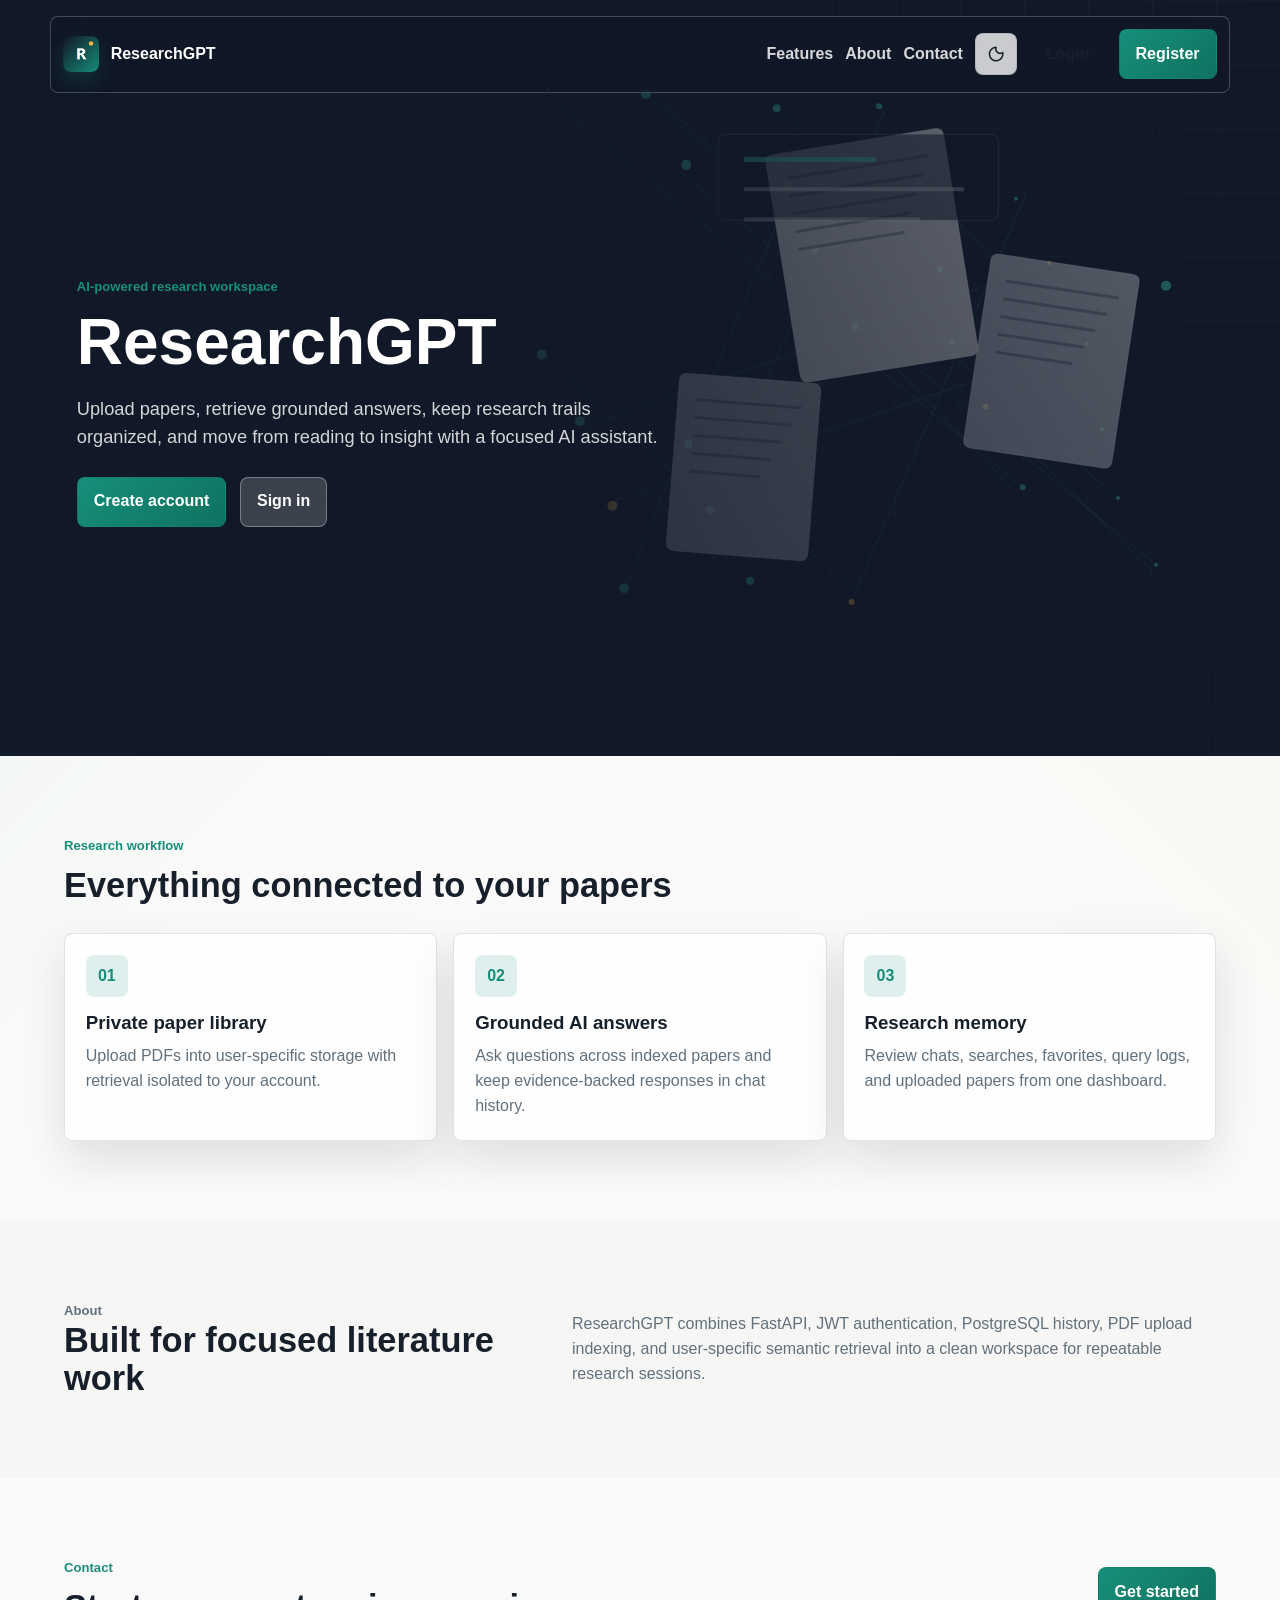
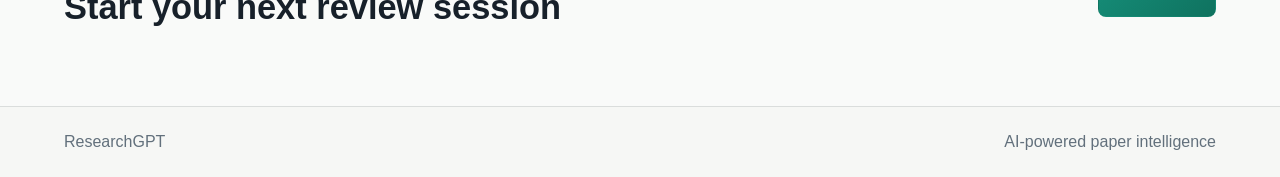
<file: frontend/index.html>
<!DOCTYPE html>
<html lang="en">
<head>
    <meta charset="UTF-8">
    <meta name="viewport" content="width=device-width, initial-scale=1.0">
    <title>ResearchGPT</title>
    <link rel="stylesheet" href="css/style.css">
    <script src="js/api.js" defer></script>
    <script src="js/auth.js" defer></script>
</head>
<body class="landing-page">
    <header class="site-header">
        <nav class="site-nav" aria-label="Primary navigation">
            <a class="brand" href="index.html" aria-label="ResearchGPT home">
                <img src="assets/logo.png" onerror="this.src='assets/logo.svg'" alt="" class="brand-logo">
                <span>ResearchGPT</span>
            </a>
            <div class="nav-actions">
                <a href="#features">Features</a>
                <a href="#about">About</a>
                <a href="#contact">Contact</a>
                <button class="icon-button" type="button" data-theme-toggle aria-label="Toggle theme"></button>
                <a class="button button-ghost" href="login.html">Login</a>
                <a class="button button-primary" href="register.html" data-auth-link>Register</a>
            </div>
        </nav>
    </header>

    <main>
        <section class="hero-section" aria-labelledby="hero-title">
            <canvas id="heroCanvas" class="hero-canvas" aria-hidden="true"></canvas>
            <div class="hero-overlay"></div>
            <div class="hero-content">
                <p class="eyebrow">AI-powered research workspace</p>
                <h1 id="hero-title">ResearchGPT</h1>
                <p class="hero-copy">
                    Upload papers, retrieve grounded answers, keep research trails organized,
                    and move from reading to insight with a focused AI assistant.
                </p>
                <div class="hero-actions">
                    <a class="button button-primary" href="register.html">Create account</a>
                    <a class="button button-glass" href="login.html">Sign in</a>
                </div>
            </div>
        </section>

        <section class="section-band" id="features" aria-labelledby="features-title">
            <div class="section-inner">
                <div class="section-heading">
                    <p class="eyebrow">Research workflow</p>
                    <h2 id="features-title">Everything connected to your papers</h2>
                </div>
                <div class="feature-grid">
                    <article class="glass-card">
                        <span class="feature-icon" aria-hidden="true">01</span>
                        <h3>Private paper library</h3>
                        <p>Upload PDFs into user-specific storage with retrieval isolated to your account.</p>
                    </article>
                    <article class="glass-card">
                        <span class="feature-icon" aria-hidden="true">02</span>
                        <h3>Grounded AI answers</h3>
                        <p>Ask questions across indexed papers and keep evidence-backed responses in chat history.</p>
                    </article>
                    <article class="glass-card">
                        <span class="feature-icon" aria-hidden="true">03</span>
                        <h3>Research memory</h3>
                        <p>Review chats, searches, favorites, query logs, and uploaded papers from one dashboard.</p>
                    </article>
                </div>
            </div>
        </section>

        <section class="section-band section-split" id="about" aria-labelledby="about-title">
            <div class="section-inner split-layout">
                <div>
                    <p class="eyebrow">About</p>
                    <h2 id="about-title">Built for focused literature work</h2>
                </div>
                <p>
                    ResearchGPT combines FastAPI, JWT authentication, PostgreSQL history, PDF upload indexing,
                    and user-specific semantic retrieval into a clean workspace for repeatable research sessions.
                </p>
            </div>
        </section>

        <section class="section-band" id="contact" aria-labelledby="contact-title">
            <div class="section-inner contact-strip">
                <div>
                    <p class="eyebrow">Contact</p>
                    <h2 id="contact-title">Start your next review session</h2>
                </div>
                <a class="button button-primary" href="register.html">Get started</a>
            </div>
        </section>
    </main>

    <footer class="site-footer">
        <span>ResearchGPT</span>
        <span>AI-powered paper intelligence</span>
    </footer>
</body>
</html>
</file>
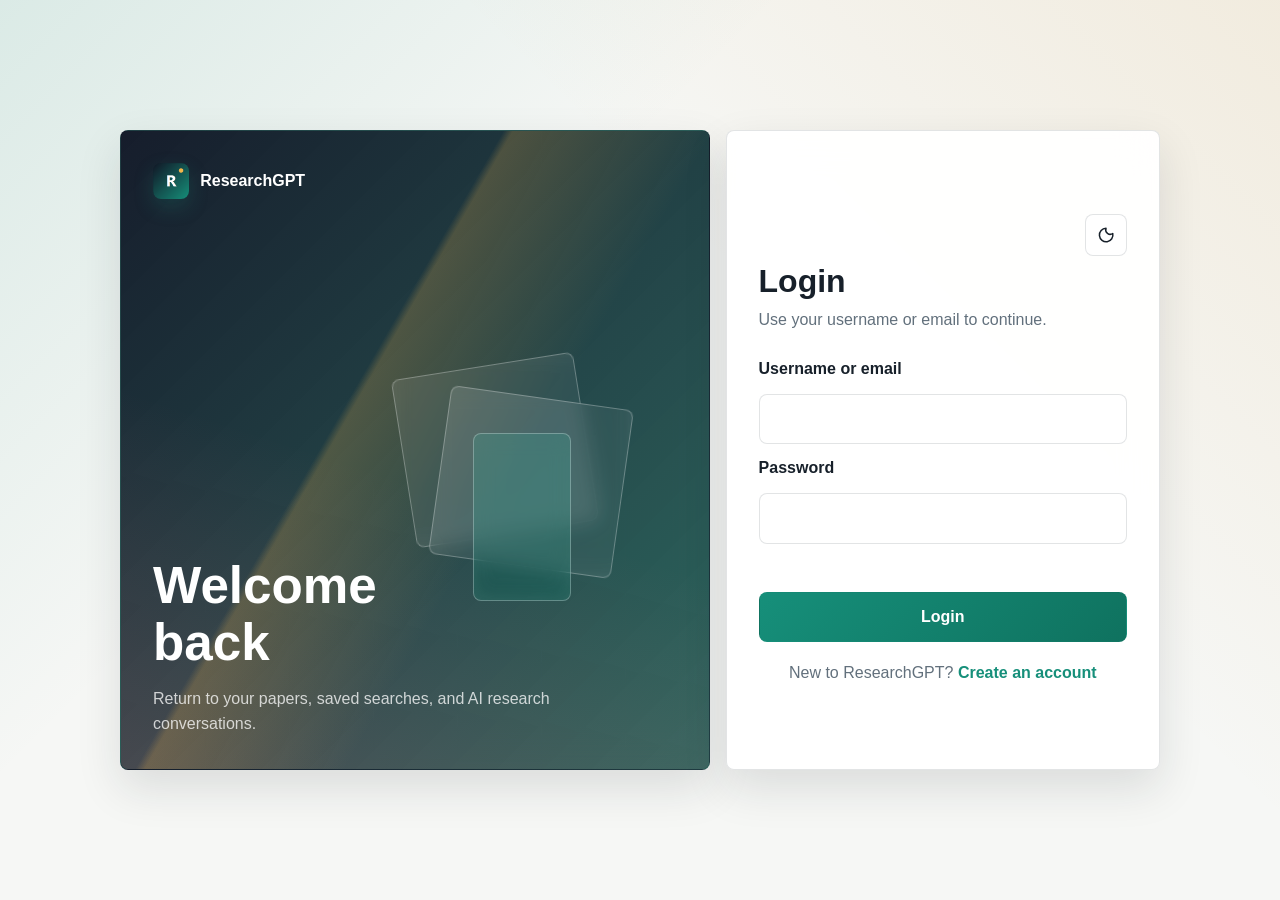
<file: frontend/dashboard.html>
<!DOCTYPE html>
<html lang="en">
<head>
    <meta charset="UTF-8">
    <meta name="viewport" content="width=device-width, initial-scale=1.0">
    <title>Dashboard | ResearchGPT</title>
    <link rel="stylesheet" href="css/style.css">
    <link rel="stylesheet" href="css/dashboard.css">
    <script src="js/api.js" defer></script>
    <script src="js/auth.js" defer></script>
    <script src="js/chat.js" defer></script>
    <script src="js/dashboard.js" defer></script>
</head>
<body class="app-page" data-auth-required="true">
    <div class="app-layout">
        <aside class="sidebar">
            <a class="brand sidebar-brand" href="dashboard.html">
                <img src="assets/logo.png" onerror="this.src='assets/logo.svg'" alt="" class="brand-logo">
                <span>ResearchGPT</span>
            </a>
            <nav class="side-nav" aria-label="Dashboard navigation">
                <a class="active" href="dashboard.html"><span>Dashboard</span></a>
                <a href="upload.html"><span>Upload PDF</span></a>
                <a href="mypapers.html"><span>My Papers</span></a>
                <a href="history.html?tab=chat"><span>Chat History</span></a>
                <a href="history.html?tab=search"><span>Search History</span></a>
                <a href="favorites.html"><span>Favorites</span></a>
                <a href="profile.html"><span>Profile</span></a>
                <button type="button" data-logout><span>Logout</span></button>
            </nav>
        </aside>

        <main class="workspace">
            <header class="workspace-header">
                <div>
                    <p class="eyebrow">Dashboard</p>
                    <h1 id="welcomeTitle">Hello researcher</h1>
                    <p id="dashboardEmail" class="header-meta"></p>
                    <p id="welcomeMessage" class="welcome-message">Welcome back. Your research workspace is ready.</p>
                </div>
                <div class="toolbar">
                    <button class="icon-button" type="button" data-theme-toggle aria-label="Toggle theme"></button>
                    <a class="button button-primary" href="upload.html">Upload PDF</a>
                </div>
            </header>

            <section class="stats-grid" aria-label="Research totals">
                <article class="stat-card">
                    <span>Total Uploaded Papers</span>
                    <strong id="papersCount">0</strong>
                </article>
                <article class="stat-card">
                    <span>Total Chats</span>
                    <strong id="chatsCount">0</strong>
                </article>
                <article class="stat-card">
                    <span>Total Favorites</span>
                    <strong id="favoritesCount">0</strong>
                </article>
                <article class="stat-card">
                    <span>Total Searches</span>
                    <strong id="searchesCount">0</strong>
                </article>
                <article class="stat-card">
                    <span>Query Logs</span>
                    <strong id="queryLogsCount">0</strong>
                </article>
            </section>

            <section class="quick-actions" aria-label="Quick actions">
                <a class="action-card" href="upload.html">
                    <span>Upload PDF</span>
                    <strong>Add papers</strong>
                </a>
                <button class="action-card" type="button" id="focusChat">
                    <span>Ask AI</span>
                    <strong>Start chat</strong>
                </button>
                <a class="action-card" href="history.html">
                    <span>View History</span>
                    <strong>Open timeline</strong>
                </a>
            </section>

            <section class="overview-grid" aria-label="Dashboard overview">
                <article class="data-panel">
                    <div class="panel-heading">
                        <h2>Recent Papers</h2>
                        <a class="button button-ghost" href="mypapers.html">Open</a>
                    </div>
                    <div id="dashboardPapers" class="data-list compact-list"></div>
                </article>
                <article class="data-panel">
                    <div class="panel-heading">
                        <h2>Favorites</h2>
                        <a class="button button-ghost" href="favorites.html">Open</a>
                    </div>
                    <div id="dashboardFavorites" class="data-list compact-list"></div>
                </article>
                <article class="data-panel">
                    <div class="panel-heading">
                        <h2>Search History</h2>
                        <a class="button button-ghost" href="history.html?tab=search">Open</a>
                    </div>
                    <div id="dashboardSearches" class="data-list compact-list"></div>
                </article>
                <article class="data-panel">
                    <div class="panel-heading">
                        <h2>Query Logs</h2>
                        <button class="button button-ghost" id="refreshDashboardData" type="button">Refresh</button>
                    </div>
                    <div id="dashboardQueryLogs" class="data-list compact-list"></div>
                </article>
            </section>

            <section class="chat-shell" aria-labelledby="chat-title">
                <div class="chat-header">
                    <div>
                        <p class="eyebrow">AI Chat</p>
                        <h2 id="chat-title">Ask your uploaded papers</h2>
                    </div>
                    <button class="button button-ghost" id="refreshHistory" type="button">Refresh</button>
                </div>

                <div id="chatMessages" class="chat-messages" aria-live="polite"></div>

                <form id="chatForm" class="chat-form">
                    <textarea id="questionInput" rows="2" placeholder="Ask a research question..." required></textarea>
                    <button class="button button-primary" type="submit" data-loading-label="Thinking">
                        <span class="button-label">Send</span>
                        <span class="spinner" aria-hidden="true"></span>
                    </button>
                </form>
            </section>
        </main>
    </div>
</body>
</html>
</file>
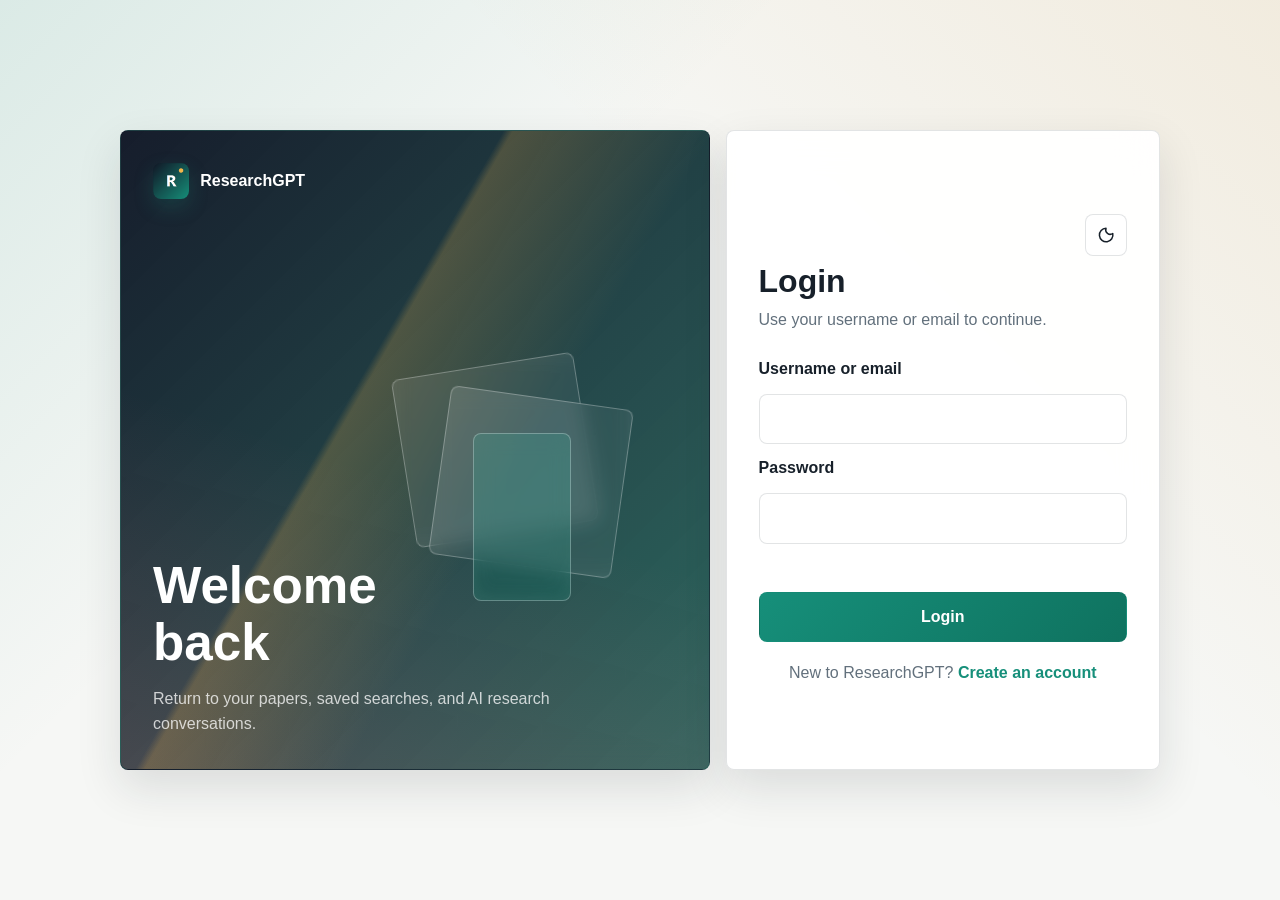
<file: frontend/favorites.html>
<!DOCTYPE html>
<html lang="en">
<head>
    <meta charset="UTF-8">
    <meta name="viewport" content="width=device-width, initial-scale=1.0">
    <title>Favorites | ResearchGPT</title>
    <link rel="stylesheet" href="css/style.css">
    <link rel="stylesheet" href="css/dashboard.css">
    <script src="js/api.js" defer></script>
    <script src="js/auth.js" defer></script>
    <script src="js/favorites.js" defer></script>
</head>
<body class="app-page" data-auth-required="true">
    <div class="app-layout">
        <aside class="sidebar">
            <a class="brand sidebar-brand" href="dashboard.html">
                <img src="assets/logo.png" onerror="this.src='assets/logo.svg'" alt="" class="brand-logo">
                <span>ResearchGPT</span>
            </a>
            <nav class="side-nav" aria-label="Dashboard navigation">
                <a href="dashboard.html"><span>Dashboard</span></a>
                <a href="upload.html"><span>Upload PDF</span></a>
                <a href="mypapers.html"><span>My Papers</span></a>
                <a href="history.html?tab=chat"><span>Chat History</span></a>
                <a href="history.html?tab=search"><span>Search History</span></a>
                <a class="active" href="favorites.html"><span>Favorites</span></a>
                <a href="profile.html"><span>Profile</span></a>
                <button type="button" data-logout><span>Logout</span></button>
            </nav>
        </aside>

        <main class="workspace">
            <header class="workspace-header">
                <div>
                    <p class="eyebrow">Favorites</p>
                    <h1>Saved papers</h1>
                </div>
                <button class="icon-button" type="button" data-theme-toggle aria-label="Toggle theme"></button>
            </header>

            <section class="data-panel full-panel" aria-labelledby="favorites-title">
                <div class="panel-heading">
                    <h2 id="favorites-title">Favorite papers</h2>
                    <button class="button button-ghost" id="refreshFavorites" type="button">Refresh</button>
                </div>
                <form id="favoriteForm" class="inline-form">
                    <input id="favoritePaperName" name="paper_name" type="text" placeholder="Paper filename" autocomplete="off" required>
                    <button class="button button-primary" type="submit" data-loading-label="Adding">
                        <span class="button-label">Add Favorite</span>
                        <span class="spinner" aria-hidden="true"></span>
                    </button>
                </form>
                <div id="favoritesList" class="data-list"></div>
            </section>
        </main>
    </div>
</body>
</html>
</file>
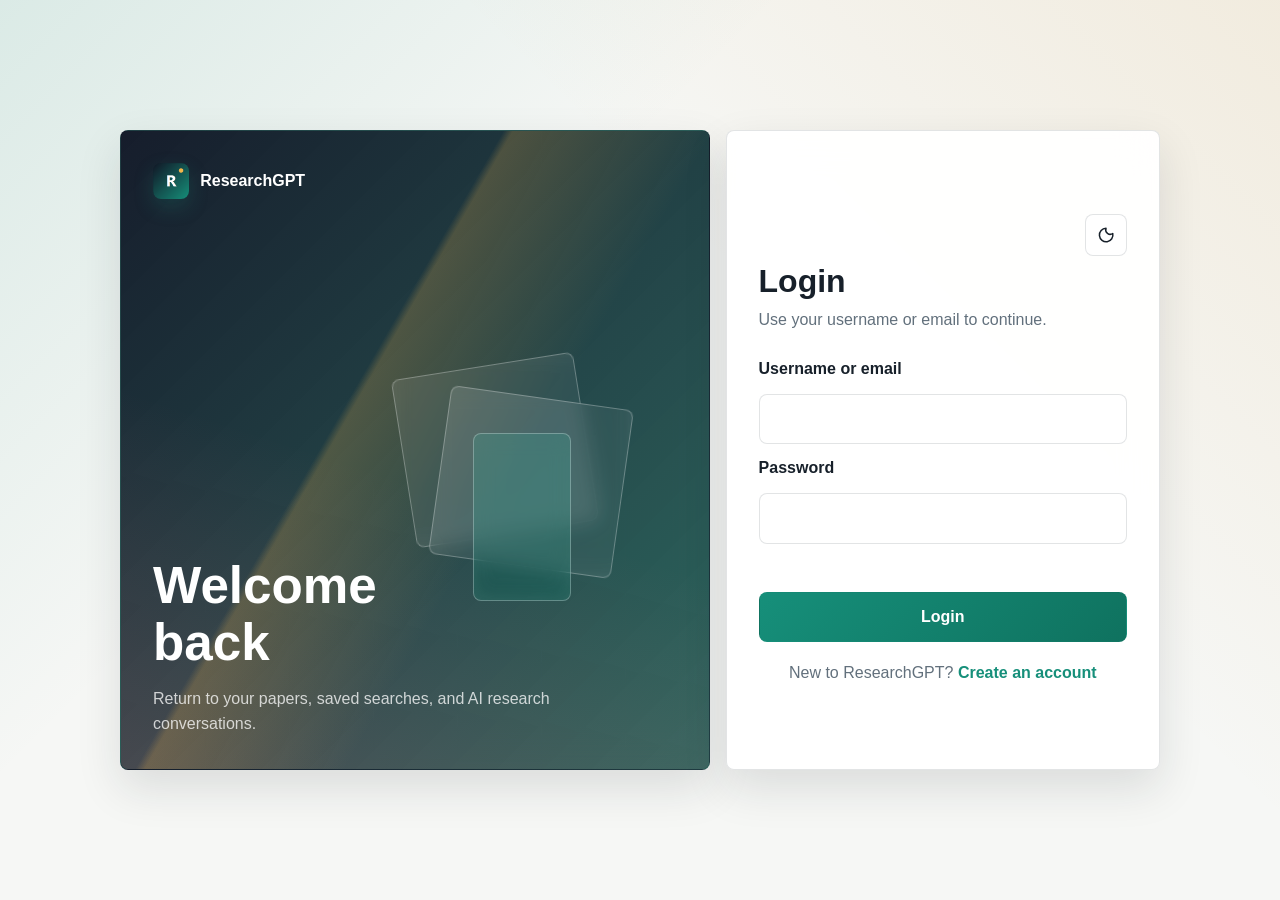
<file: frontend/history.html>
<!DOCTYPE html>
<html lang="en">
<head>
    <meta charset="UTF-8">
    <meta name="viewport" content="width=device-width, initial-scale=1.0">
    <title>History | ResearchGPT</title>
    <link rel="stylesheet" href="css/style.css">
    <link rel="stylesheet" href="css/dashboard.css">
    <script src="js/api.js" defer></script>
    <script src="js/auth.js" defer></script>
    <script src="js/history.js" defer></script>
</head>
<body class="app-page" data-auth-required="true">
    <div class="app-layout">
        <aside class="sidebar">
            <a class="brand sidebar-brand" href="dashboard.html">
                <img src="assets/logo.png" onerror="this.src='assets/logo.svg'" alt="" class="brand-logo">
                <span>ResearchGPT</span>
            </a>
            <nav class="side-nav" aria-label="Dashboard navigation">
                <a href="dashboard.html"><span>Dashboard</span></a>
                <a href="upload.html"><span>Upload PDF</span></a>
                <a href="mypapers.html"><span>My Papers</span></a>
                <a class="active" href="history.html?tab=chat"><span>Chat History</span></a>
                <a href="history.html?tab=search"><span>Search History</span></a>
                <a href="favorites.html"><span>Favorites</span></a>
                <a href="profile.html"><span>Profile</span></a>
                <button type="button" data-logout><span>Logout</span></button>
            </nav>
        </aside>

        <main class="workspace">
            <header class="workspace-header">
                <div>
                    <p class="eyebrow">History</p>
                    <h1>Research timeline</h1>
                </div>
                <button class="icon-button" type="button" data-theme-toggle aria-label="Toggle theme"></button>
            </header>

            <section class="data-panel full-panel">
                <div class="history-toolbar">
                    <div class="segmented-control" role="tablist" aria-label="History type">
                        <button type="button" id="chatTab" class="active" data-tab="chat">Chat History</button>
                        <button type="button" id="searchTab" data-tab="search">Search History</button>
                    </div>
                    <input id="historySearch" type="search" placeholder="Search history">
                    <button class="button button-ghost" id="clearSearchHistory" type="button">Clear searches</button>
                </div>
                <div id="historyList" class="data-list history-list"></div>
            </section>
        </main>
    </div>
</body>
</html>
</file>
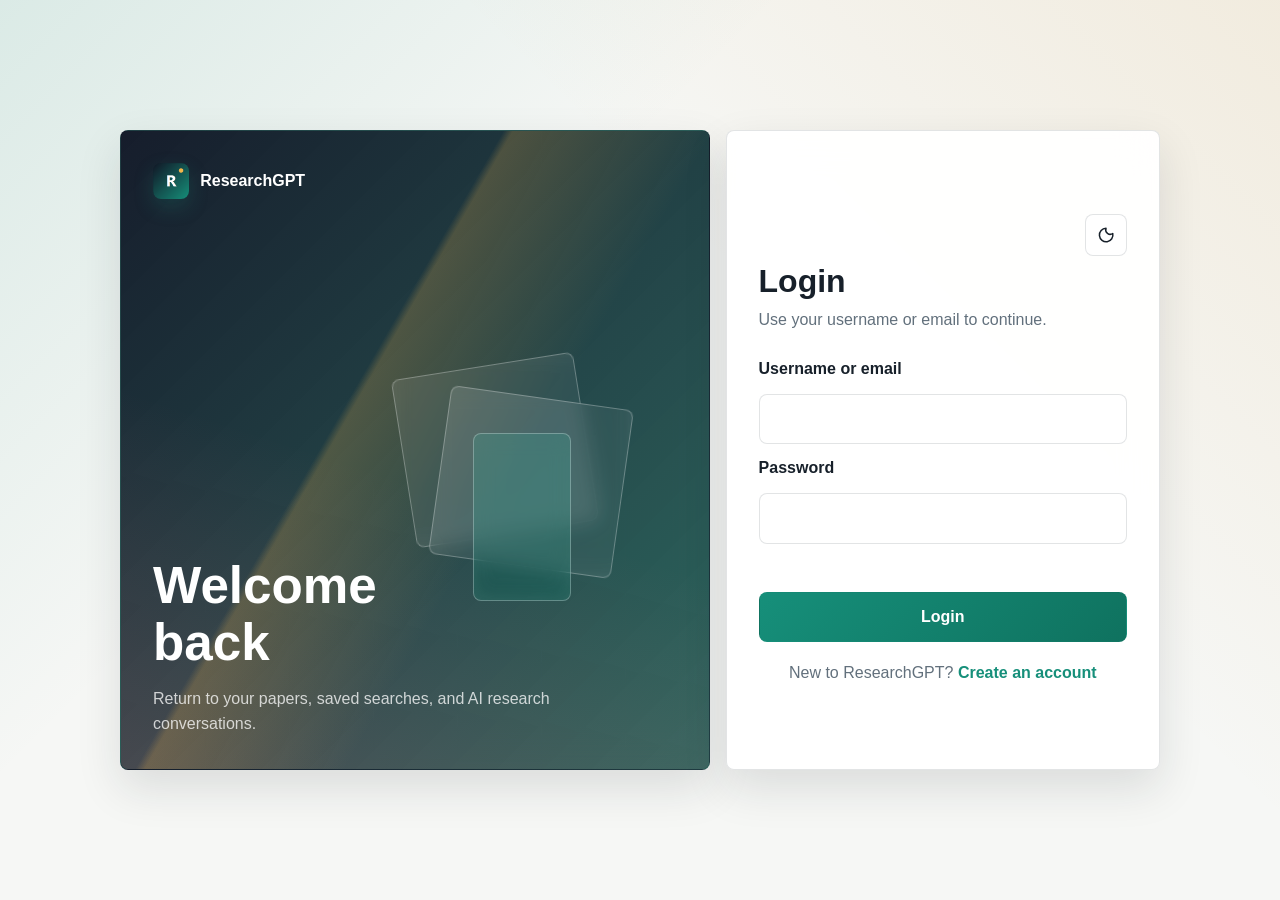
<file: frontend/login.html>
<!DOCTYPE html>
<html lang="en">
<head>
    <meta charset="UTF-8">
    <meta name="viewport" content="width=device-width, initial-scale=1.0">
    <title>Login | ResearchGPT</title>
    <link rel="stylesheet" href="css/style.css">
    <link rel="stylesheet" href="css/auth.css">
    <script src="js/api.js" defer></script>
    <script src="js/auth.js" defer></script>
    <script src="js/login.js" defer></script>
</head>
<body class="auth-page" data-guest-only="true">
    <main class="auth-layout">
        <section class="auth-panel visual-panel" aria-label="ResearchGPT">
            <a class="brand" href="index.html">
                <img src="assets/logo.png" onerror="this.src='assets/logo.svg'" alt="" class="brand-logo">
                <span>ResearchGPT</span>
            </a>
            <div class="auth-visual">
                <div class="document-stack" aria-hidden="true">
                    <span></span>
                    <span></span>
                    <span></span>
                </div>
                <h1>Welcome back</h1>
                <p>Return to your papers, saved searches, and AI research conversations.</p>
            </div>
        </section>

        <section class="auth-panel form-panel" aria-labelledby="login-title">
            <div class="form-header">
                <button class="icon-button" type="button" data-theme-toggle aria-label="Toggle theme"></button>
                <h2 id="login-title">Login</h2>
                <p>Use your username or email to continue.</p>
            </div>

            <form id="loginForm" class="auth-form" novalidate>
                <label for="username_or_email">Username or email</label>
                <input id="username_or_email" name="username_or_email" type="text" autocomplete="username" required>

                <label for="password">Password</label>
                <input id="password" name="password" type="password" autocomplete="current-password" required>

                <div id="loginMessage" class="form-message" role="status" aria-live="polite"></div>

                <button class="button button-primary button-wide" type="submit" data-loading-label="Signing in">
                    <span class="button-label">Login</span>
                    <span class="spinner" aria-hidden="true"></span>
                </button>
            </form>

            <p class="auth-switch">
                New to ResearchGPT?
                <a href="register.html">Create an account</a>
            </p>
        </section>
    </main>
</body>
</html>
</file>
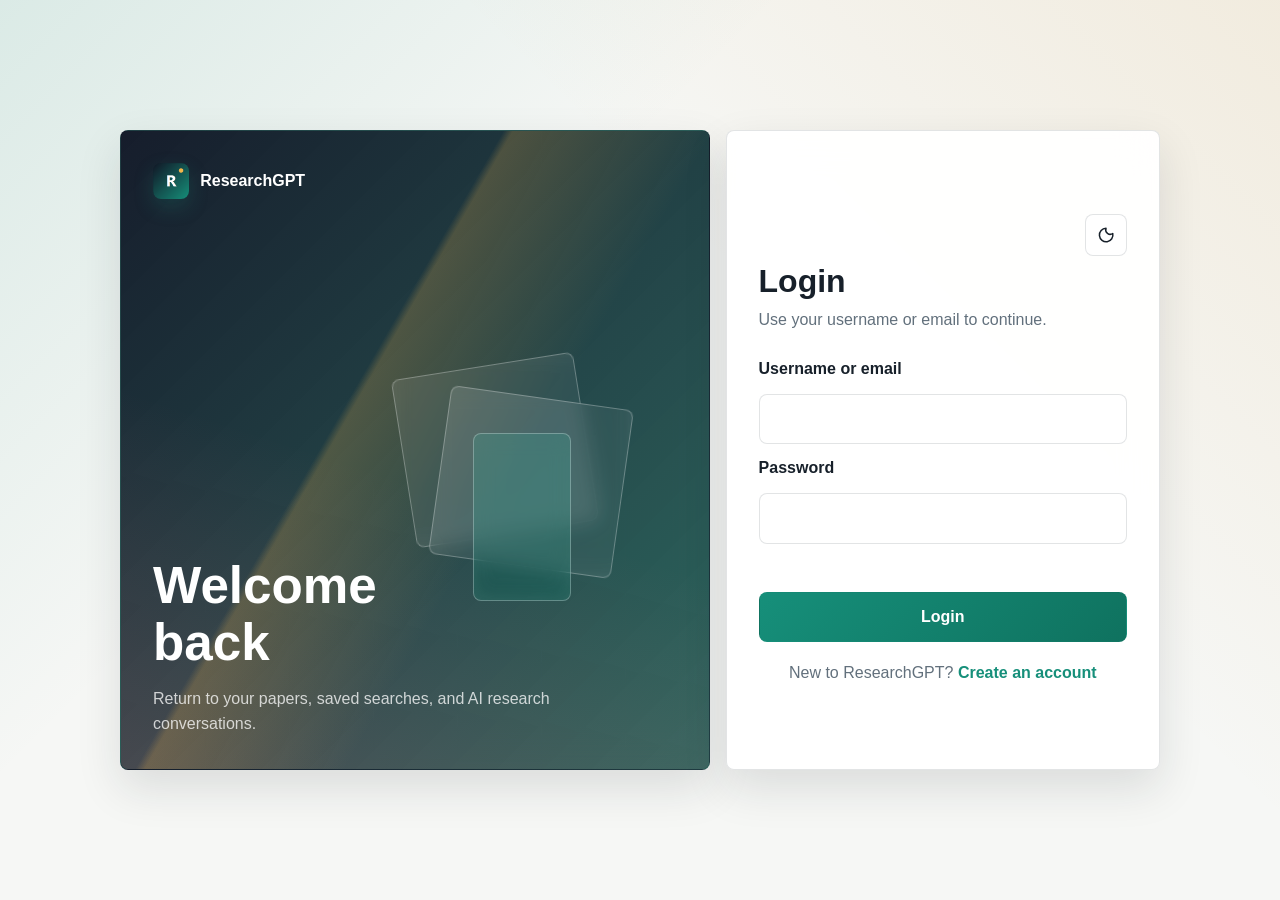
<file: frontend/mypapers.html>
<!DOCTYPE html>
<html lang="en">
<head>
    <meta charset="UTF-8">
    <meta name="viewport" content="width=device-width, initial-scale=1.0">
    <title>My Papers | ResearchGPT</title>
    <link rel="stylesheet" href="css/style.css">
    <link rel="stylesheet" href="css/dashboard.css">
    <script src="js/api.js" defer></script>
    <script src="js/auth.js" defer></script>
    <script src="js/favorites.js" defer></script>
    <script src="js/upload.js" defer></script>
</head>
<body class="app-page" data-auth-required="true">
    <div class="app-layout">
        <aside class="sidebar">
            <a class="brand sidebar-brand" href="dashboard.html">
                <img src="assets/logo.png" onerror="this.src='assets/logo.svg'" alt="" class="brand-logo">
                <span>ResearchGPT</span>
            </a>
            <nav class="side-nav" aria-label="Dashboard navigation">
                <a href="dashboard.html"><span>Dashboard</span></a>
                <a href="upload.html"><span>Upload PDF</span></a>
                <a class="active" href="mypapers.html"><span>My Papers</span></a>
                <a href="history.html?tab=chat"><span>Chat History</span></a>
                <a href="history.html?tab=search"><span>Search History</span></a>
                <a href="favorites.html"><span>Favorites</span></a>
                <a href="profile.html"><span>Profile</span></a>
                <button type="button" data-logout><span>Logout</span></button>
            </nav>
        </aside>

        <main class="workspace">
            <header class="workspace-header">
                <div>
                    <p class="eyebrow">Library</p>
                    <h1>My Papers</h1>
                </div>
                <div class="toolbar">
                    <button class="icon-button" type="button" data-theme-toggle aria-label="Toggle theme"></button>
                    <a class="button button-primary" href="upload.html">Upload PDF</a>
                </div>
            </header>

            <section class="data-panel full-panel" aria-labelledby="papers-title">
                <div class="panel-heading">
                    <h2 id="papers-title">Uploaded papers</h2>
                    <button class="button button-ghost" id="refreshPapers" type="button">Refresh</button>
                </div>
                <div id="uploadedList" class="data-list paper-list"></div>
            </section>
        </main>
    </div>
</body>
</html>
</file>
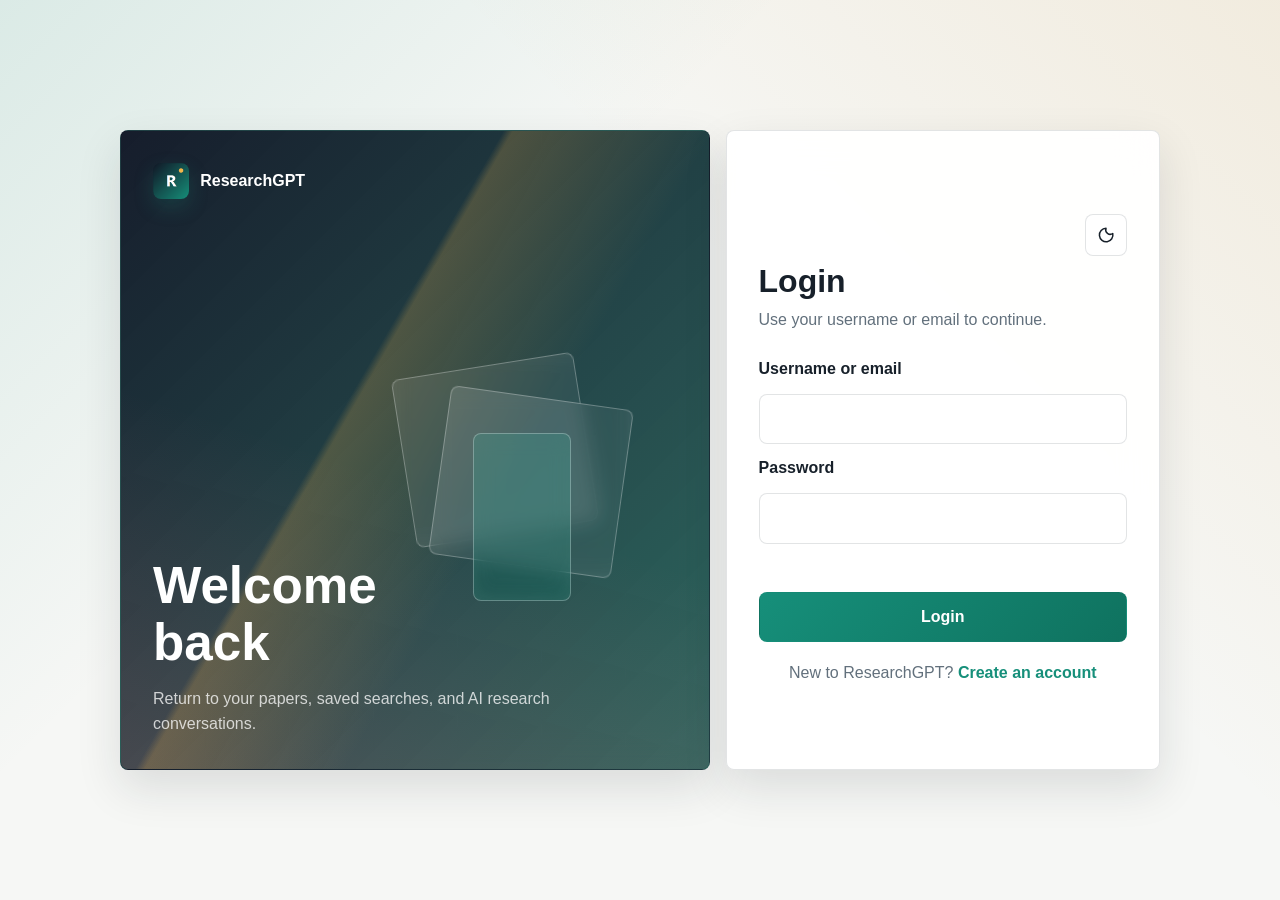
<file: frontend/profile.html>
<!DOCTYPE html>
<html lang="en">
<head>
    <meta charset="UTF-8">
    <meta name="viewport" content="width=device-width, initial-scale=1.0">
    <title>Profile | ResearchGPT</title>
    <link rel="stylesheet" href="css/style.css">
    <link rel="stylesheet" href="css/dashboard.css">
    <script src="js/api.js" defer></script>
    <script src="js/auth.js" defer></script>
    <script src="js/profile.js" defer></script>
</head>
<body class="app-page" data-auth-required="true">
    <div class="app-layout">
        <aside class="sidebar">
            <a class="brand sidebar-brand" href="dashboard.html">
                <img src="assets/logo.png" onerror="this.src='assets/logo.svg'" alt="" class="brand-logo">
                <span>ResearchGPT</span>
            </a>
            <nav class="side-nav" aria-label="Dashboard navigation">
                <a href="dashboard.html"><span>Dashboard</span></a>
                <a href="upload.html"><span>Upload PDF</span></a>
                <a href="mypapers.html"><span>My Papers</span></a>
                <a href="history.html?tab=chat"><span>Chat History</span></a>
                <a href="history.html?tab=search"><span>Search History</span></a>
                <a href="favorites.html"><span>Favorites</span></a>
                <a class="active" href="profile.html"><span>Profile</span></a>
                <button type="button" data-logout><span>Logout</span></button>
            </nav>
        </aside>

        <main class="workspace">
            <header class="workspace-header">
                <div>
                    <p class="eyebrow">Profile</p>
                    <h1>Account</h1>
                </div>
                <button class="icon-button" type="button" data-theme-toggle aria-label="Toggle theme"></button>
            </header>

            <section class="profile-grid">
                <article class="profile-card">
                    <div class="avatar" id="profileAvatar" aria-hidden="true">R</div>
                    <h2 id="profileUsername">Researcher</h2>
                    <p id="profileEmail">Loading...</p>
                    <button class="button button-primary" type="button" data-logout>Logout</button>
                </article>

                <article class="data-panel profile-details" aria-labelledby="details-title">
                    <div class="panel-heading">
                        <h2 id="details-title">Account details</h2>
                    </div>
                    <dl class="detail-list">
                        <div>
                            <dt>Username</dt>
                            <dd id="detailUsername">-</dd>
                        </div>
                        <div>
                            <dt>Email</dt>
                            <dd id="detailEmail">-</dd>
                        </div>
                        <div>
                            <dt>Created at</dt>
                            <dd id="detailCreated">-</dd>
                        </div>
                    </dl>
                </article>
            </section>
        </main>
    </div>
</body>
</html>
</file>
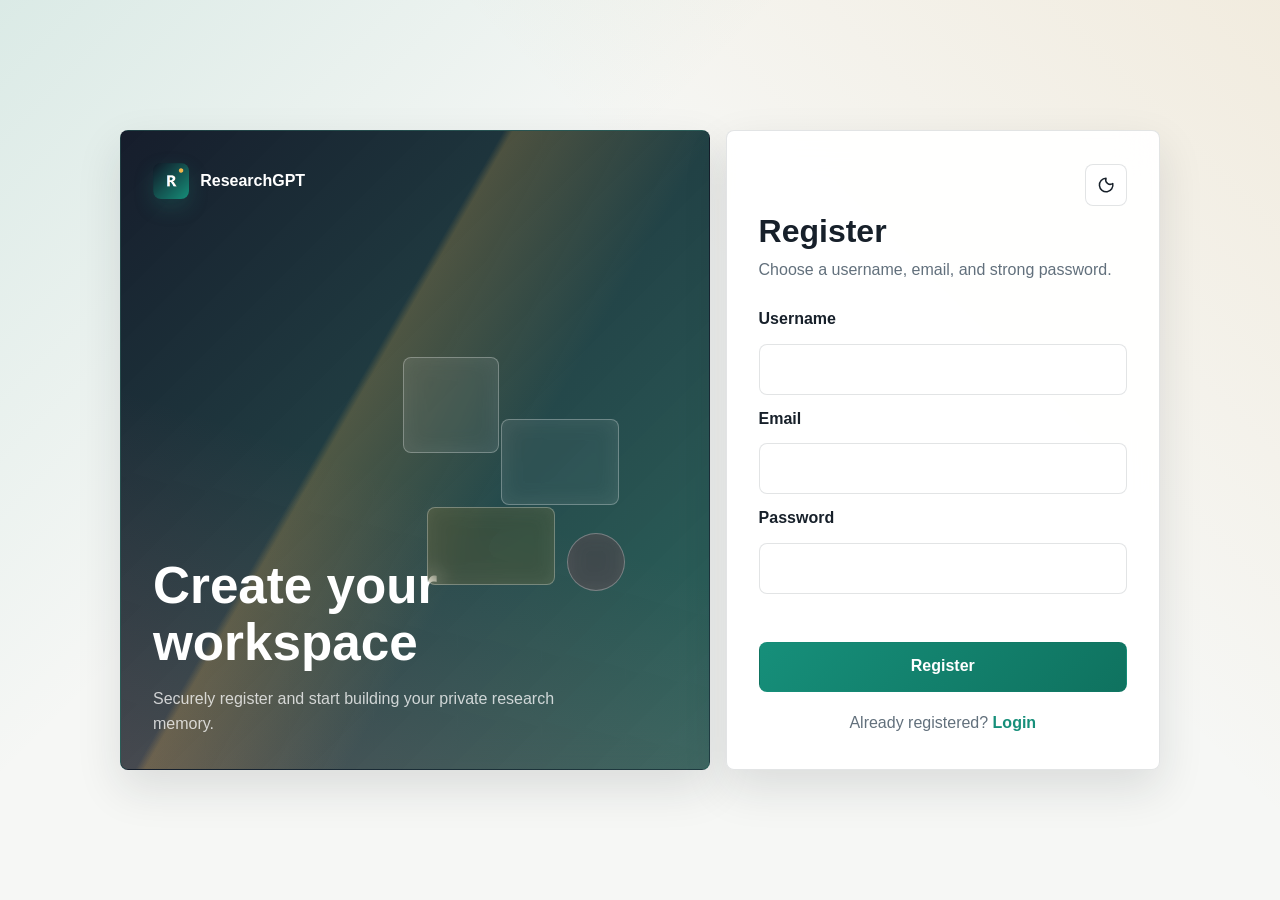
<file: frontend/register.html>
<!DOCTYPE html>
<html lang="en">
<head>
    <meta charset="UTF-8">
    <meta name="viewport" content="width=device-width, initial-scale=1.0">
    <title>Register | ResearchGPT</title>
    <link rel="stylesheet" href="css/style.css">
    <link rel="stylesheet" href="css/auth.css">
    <script src="js/api.js" defer></script>
    <script src="js/auth.js" defer></script>
    <script src="js/register.js" defer></script>
</head>
<body class="auth-page" data-guest-only="true">
    <main class="auth-layout">
        <section class="auth-panel visual-panel" aria-label="ResearchGPT">
            <a class="brand" href="index.html">
                <img src="assets/logo.png" onerror="this.src='assets/logo.svg'" alt="" class="brand-logo">
                <span>ResearchGPT</span>
            </a>
            <div class="auth-visual">
                <div class="research-grid" aria-hidden="true">
                    <span></span>
                    <span></span>
                    <span></span>
                    <span></span>
                </div>
                <h1>Create your workspace</h1>
                <p>Securely register and start building your private research memory.</p>
            </div>
        </section>

        <section class="auth-panel form-panel" aria-labelledby="register-title">
            <div class="form-header">
                <button class="icon-button" type="button" data-theme-toggle aria-label="Toggle theme"></button>
                <h2 id="register-title">Register</h2>
                <p>Choose a username, email, and strong password.</p>
            </div>

            <form id="registerForm" class="auth-form" novalidate>
                <label for="username">Username</label>
                <input id="username" name="username" type="text" autocomplete="username" required minlength="3" maxlength="100">

                <label for="email">Email</label>
                <input id="email" name="email" type="email" autocomplete="email" required>

                <label for="password">Password</label>
                <input id="password" name="password" type="password" autocomplete="new-password" required minlength="8">

                <div id="registerMessage" class="form-message" role="status" aria-live="polite"></div>

                <button class="button button-primary button-wide" type="submit" data-loading-label="Creating account">
                    <span class="button-label">Register</span>
                    <span class="spinner" aria-hidden="true"></span>
                </button>
            </form>

            <p class="auth-switch">
                Already registered?
                <a href="login.html">Login</a>
            </p>
        </section>
    </main>
</body>
</html>
</file>
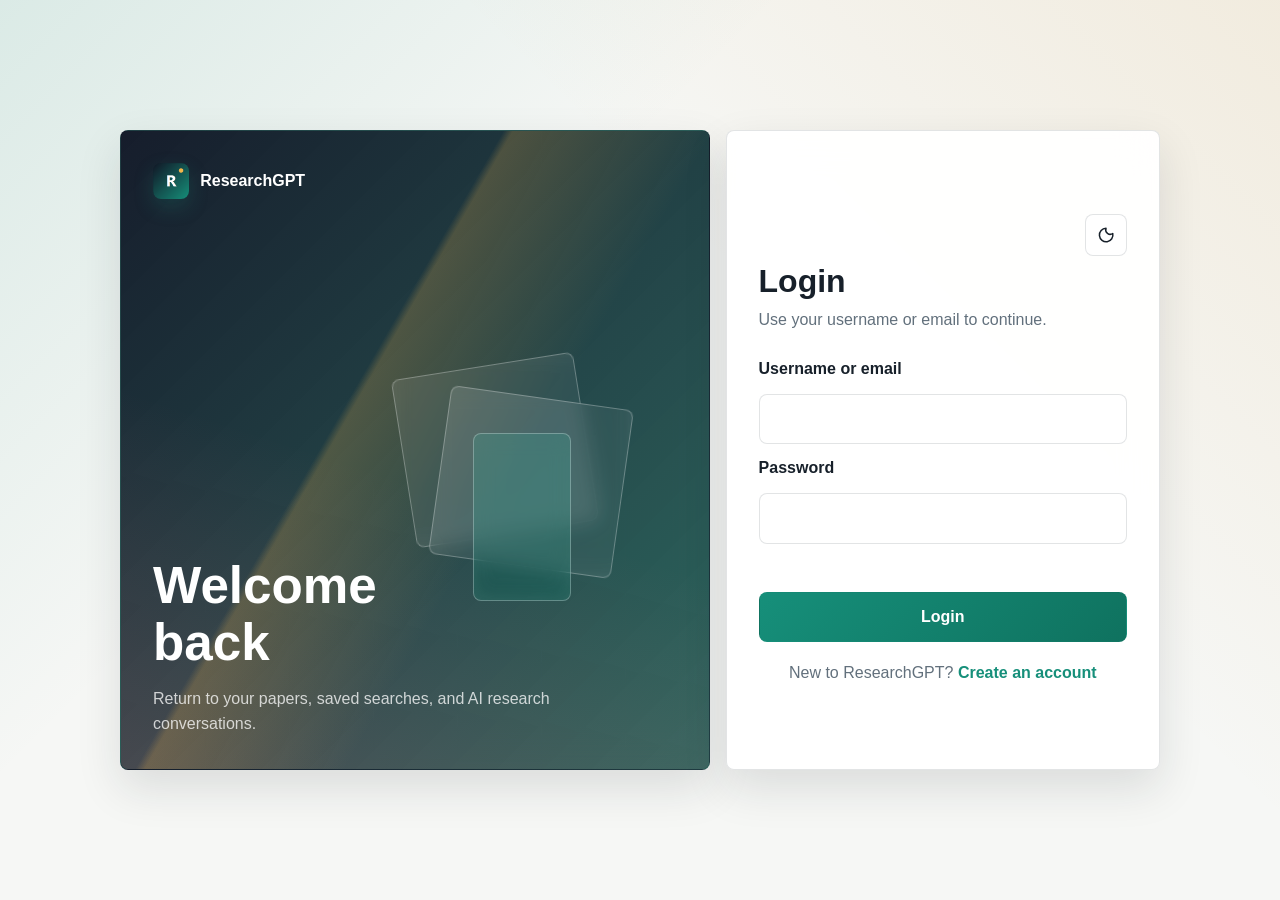
<file: frontend/upload.html>
<!DOCTYPE html>
<html lang="en">
<head>
    <meta charset="UTF-8">
    <meta name="viewport" content="width=device-width, initial-scale=1.0">
    <title>Upload PDF | ResearchGPT</title>
    <link rel="stylesheet" href="css/style.css">
    <link rel="stylesheet" href="css/dashboard.css">
    <script src="js/api.js" defer></script>
    <script src="js/auth.js" defer></script>
    <script src="js/favorites.js" defer></script>
    <script src="js/upload.js" defer></script>
</head>
<body class="app-page" data-auth-required="true">
    <div class="app-layout">
        <aside class="sidebar">
            <a class="brand sidebar-brand" href="dashboard.html">
                <img src="assets/logo.png" onerror="this.src='assets/logo.svg'" alt="" class="brand-logo">
                <span>ResearchGPT</span>
            </a>
            <nav class="side-nav" aria-label="Dashboard navigation">
                <a href="dashboard.html"><span>Dashboard</span></a>
                <a class="active" href="upload.html"><span>Upload PDF</span></a>
                <a href="mypapers.html"><span>My Papers</span></a>
                <a href="history.html?tab=chat"><span>Chat History</span></a>
                <a href="history.html?tab=search"><span>Search History</span></a>
                <a href="favorites.html"><span>Favorites</span></a>
                <a href="profile.html"><span>Profile</span></a>
                <button type="button" data-logout><span>Logout</span></button>
            </nav>
        </aside>

        <main class="workspace">
            <header class="workspace-header">
                <div>
                    <p class="eyebrow">Upload</p>
                    <h1>Upload PDF</h1>
                </div>
                <button class="icon-button" type="button" data-theme-toggle aria-label="Toggle theme"></button>
            </header>

            <section class="upload-grid">
                <div class="upload-zone" id="dropZone">
                    <input id="fileInput" type="file" accept="application/pdf,.pdf" hidden>
                    <div class="upload-symbol" aria-hidden="true">PDF</div>
                    <h2>Drop a PDF here</h2>
                    <p>or choose a file from your device</p>
                    <button class="button button-primary" type="button" id="chooseFile">Choose file</button>
                    <div class="progress-shell" aria-hidden="true">
                        <span id="uploadProgress"></span>
                    </div>
                    <div id="uploadStatus" class="form-message" role="status" aria-live="polite"></div>
                </div>

                <section class="data-panel" aria-labelledby="uploaded-title">
                    <div class="panel-heading">
                        <h2 id="uploaded-title">Uploaded files</h2>
                        <button class="button button-ghost" id="refreshPapers" type="button">Refresh</button>
                    </div>
                    <div id="uploadedList" class="data-list"></div>
                </section>
            </section>
        </main>
    </div>
</body>
</html>
</file>
<file: frontend/css/style.css>
:root {
    color-scheme: light;
    --bg: #f6f7f5;
    --bg-strong: #ffffff;
    --surface: rgba(255, 255, 255, 0.78);
    --surface-strong: rgba(255, 255, 255, 0.94);
    --text: #17202a;
    --muted: #62707c;
    --line: rgba(23, 32, 42, 0.12);
    --accent: #168f7a;
    --accent-strong: #0f725f;
    --amber: #c98618;
    --coral: #c9485f;
    --violet: #6750a4;
    --shadow: 0 18px 45px rgba(23, 32, 42, 0.12);
    --radius: 8px;
    --sidebar: #111827;
    --sidebar-text: #e8edf2;
    --danger: #b42338;
    --success: #087443;
    --warning: #a15c00;
    --font: "Inter", "Segoe UI", Roboto, Arial, sans-serif;
}

:root[data-theme="dark"] {
    color-scheme: dark;
    --bg: #111418;
    --bg-strong: #171b20;
    --surface: rgba(28, 33, 39, 0.78);
    --surface-strong: rgba(31, 37, 44, 0.94);
    --text: #eef2f5;
    --muted: #a5b0ba;
    --line: rgba(238, 242, 245, 0.14);
    --accent: #38c4a7;
    --accent-strong: #6ee7cb;
    --amber: #e3a641;
    --coral: #f27488;
    --violet: #a992e8;
    --shadow: 0 18px 45px rgba(0, 0, 0, 0.34);
    --sidebar: #0d1116;
    --sidebar-text: #f2f5f7;
}

* {
    box-sizing: border-box;
}

html {
    scroll-behavior: smooth;
}

body {
    margin: 0;
    min-height: 100vh;
    background:
        linear-gradient(135deg, rgba(22, 143, 122, 0.12), transparent 36%),
        linear-gradient(225deg, rgba(201, 134, 24, 0.1), transparent 38%),
        var(--bg);
    color: var(--text);
    font-family: var(--font);
    line-height: 1.55;
    letter-spacing: 0;
}

body::selection {
    background: rgba(22, 143, 122, 0.24);
}

a {
    color: inherit;
    text-decoration: none;
}

button,
input,
textarea {
    font: inherit;
}

button {
    cursor: pointer;
}

button:disabled {
    cursor: not-allowed;
    opacity: 0.58;
}

img {
    max-width: 100%;
    display: block;
}

h1,
h2,
h3,
p {
    margin-top: 0;
}

h1,
h2,
h3 {
    line-height: 1.12;
    letter-spacing: 0;
}

.brand {
    display: inline-flex;
    align-items: center;
    gap: 0.7rem;
    min-width: 0;
    font-weight: 800;
}

.brand-logo {
    width: 36px;
    height: 36px;
    border-radius: var(--radius);
    object-fit: cover;
    box-shadow: 0 8px 20px rgba(22, 143, 122, 0.22);
}

.button,
.icon-button {
    border: 1px solid var(--line);
    border-radius: var(--radius);
    display: inline-flex;
    align-items: center;
    justify-content: center;
    gap: 0.55rem;
    min-height: 42px;
    padding: 0.72rem 1rem;
    background: var(--surface);
    color: var(--text);
    font-weight: 750;
    transition: transform 160ms ease, border-color 160ms ease, background 160ms ease, box-shadow 160ms ease;
}

.button:hover,
.icon-button:hover {
    transform: translateY(-1px);
    border-color: rgba(22, 143, 122, 0.42);
    box-shadow: 0 12px 30px rgba(22, 143, 122, 0.12);
}

.button-primary {
    background: linear-gradient(135deg, var(--accent), var(--accent-strong));
    border-color: transparent;
    color: #ffffff;
}

.button-ghost {
    background: transparent;
}

.button-danger {
    color: var(--danger);
}

.button-danger:hover {
    border-color: rgba(180, 35, 56, 0.42);
    box-shadow: 0 12px 30px rgba(180, 35, 56, 0.12);
}

.button-glass {
    background: rgba(255, 255, 255, 0.18);
    color: #ffffff;
    border-color: rgba(255, 255, 255, 0.32);
    backdrop-filter: blur(14px);
}

.button-wide {
    width: 100%;
}

.icon-button {
    width: 42px;
    padding: 0;
}

.icon-button svg,
.button svg {
    width: 18px;
    height: 18px;
    flex: 0 0 auto;
}

.spinner {
    width: 17px;
    height: 17px;
    border: 2px solid rgba(255, 255, 255, 0.42);
    border-top-color: #ffffff;
    border-radius: 50%;
    display: none;
    animation: spin 720ms linear infinite;
}

.is-loading .spinner {
    display: inline-block;
}

.is-loading .button-label {
    opacity: 0.88;
}

@keyframes spin {
    to {
        transform: rotate(360deg);
    }
}

.eyebrow {
    color: var(--accent);
    font-size: 0.82rem;
    font-weight: 850;
    margin-bottom: 0.6rem;
}

.glass-card,
.data-panel,
.stat-card,
.action-card,
.profile-card,
.auth-panel {
    border: 1px solid var(--line);
    border-radius: var(--radius);
    background: var(--surface);
    box-shadow: var(--shadow);
    backdrop-filter: blur(18px);
}

.form-message {
    min-height: 1.5rem;
    color: var(--muted);
    font-size: 0.92rem;
}

.form-message.success {
    color: var(--success);
}

.form-message.error {
    color: var(--danger);
}

.form-message.warning {
    color: var(--warning);
}

.empty-state {
    padding: 2rem;
    border: 1px dashed var(--line);
    border-radius: var(--radius);
    color: var(--muted);
    text-align: center;
}

.site-header {
    position: fixed;
    inset: 0 0 auto;
    z-index: 20;
    padding: 1rem clamp(1rem, 4vw, 3rem);
}

.site-nav {
    width: min(1180px, 100%);
    margin: 0 auto;
    display: flex;
    align-items: center;
    justify-content: space-between;
    gap: 1rem;
    padding: 0.78rem;
    border: 1px solid rgba(255, 255, 255, 0.22);
    border-radius: var(--radius);
    background: rgba(17, 24, 39, 0.52);
    color: #ffffff;
    backdrop-filter: blur(18px);
}

.nav-actions {
    display: flex;
    align-items: center;
    gap: 0.75rem;
    flex-wrap: wrap;
}

.nav-actions > a:not(.button) {
    color: rgba(255, 255, 255, 0.84);
    font-weight: 700;
}

.hero-section {
    position: relative;
    min-height: 84svh;
    overflow: hidden;
    display: grid;
    align-items: center;
    padding: 8rem clamp(1.2rem, 6vw, 6rem) 5rem;
    background: #111827;
    color: #ffffff;
}

.hero-canvas,
.hero-overlay {
    position: absolute;
    inset: 0;
    width: 100%;
    height: 100%;
}

.hero-canvas {
    opacity: 0.86;
}

.hero-overlay {
    background:
        linear-gradient(90deg, rgba(17, 24, 39, 0.96), rgba(17, 24, 39, 0.7) 43%, rgba(17, 24, 39, 0.24)),
        linear-gradient(180deg, rgba(17, 24, 39, 0.12), rgba(17, 24, 39, 0.46));
}

.hero-content {
    position: relative;
    z-index: 1;
    width: min(680px, 100%);
}

.hero-content h1 {
    font-size: 4rem;
    margin-bottom: 1rem;
}

.hero-copy {
    max-width: 58ch;
    color: rgba(255, 255, 255, 0.82);
    font-size: 1.14rem;
}

.hero-actions {
    display: flex;
    gap: 0.85rem;
    flex-wrap: wrap;
    margin-top: 1.6rem;
}

.section-band {
    padding: 5rem clamp(1.2rem, 5vw, 5rem);
}

.section-band:nth-of-type(even) {
    background: rgba(255, 255, 255, 0.34);
}

:root[data-theme="dark"] .section-band:nth-of-type(even) {
    background: rgba(255, 255, 255, 0.035);
}

.section-inner {
    width: min(1180px, 100%);
    margin: 0 auto;
}

.section-heading {
    width: min(620px, 100%);
    margin-bottom: 1.8rem;
}

.section-heading h2,
.split-layout h2,
.contact-strip h2 {
    font-size: 2.15rem;
    margin-bottom: 0;
}

.feature-grid {
    display: grid;
    grid-template-columns: repeat(3, minmax(0, 1fr));
    gap: 1rem;
}

.glass-card {
    padding: 1.3rem;
}

.feature-icon {
    display: inline-flex;
    width: 42px;
    height: 42px;
    align-items: center;
    justify-content: center;
    border-radius: var(--radius);
    background: rgba(22, 143, 122, 0.13);
    color: var(--accent);
    font-weight: 850;
    margin-bottom: 1rem;
}

.glass-card h3 {
    margin-bottom: 0.65rem;
}

.glass-card p,
.split-layout p {
    color: var(--muted);
    margin-bottom: 0;
}

.split-layout,
.contact-strip {
    display: grid;
    grid-template-columns: minmax(0, 0.85fr) minmax(0, 1.15fr);
    gap: 2rem;
    align-items: center;
}

.contact-strip {
    grid-template-columns: minmax(0, 1fr) auto;
}

.site-footer {
    display: flex;
    justify-content: space-between;
    gap: 1rem;
    padding: 1.4rem clamp(1.2rem, 5vw, 5rem);
    border-top: 1px solid var(--line);
    color: var(--muted);
}

.toast-host {
    position: fixed;
    right: 1rem;
    bottom: 1rem;
    z-index: 100;
    display: grid;
    gap: 0.7rem;
    width: min(360px, calc(100vw - 2rem));
}

.toast {
    border: 1px solid var(--line);
    border-left: 4px solid var(--accent);
    border-radius: var(--radius);
    background: var(--surface-strong);
    box-shadow: var(--shadow);
    padding: 0.85rem 1rem;
    color: var(--text);
    animation: toastIn 180ms ease;
}

.toast.error {
    border-left-color: var(--danger);
}

.toast.success {
    border-left-color: var(--success);
}

.toast.warning {
    border-left-color: var(--warning);
}

@keyframes toastIn {
    from {
        opacity: 0;
        transform: translateY(8px);
    }
    to {
        opacity: 1;
        transform: translateY(0);
    }
}

@media (max-width: 860px) {
    .site-header {
        position: absolute;
    }

    .site-nav {
        align-items: flex-start;
        flex-direction: column;
    }

    .nav-actions {
        width: 100%;
    }

    .nav-actions > a:not(.button) {
        display: none;
    }

    .hero-section {
        min-height: 88svh;
        padding-top: 9.5rem;
    }

    .hero-content h1 {
        font-size: 3rem;
    }

    .feature-grid,
    .split-layout,
    .contact-strip {
        grid-template-columns: 1fr;
    }

    .site-footer {
        flex-direction: column;
    }
}

@media (max-width: 540px) {
    .button {
        width: 100%;
    }

    .hero-content h1 {
        font-size: 2.35rem;
    }

    .section-heading h2,
    .split-layout h2,
    .contact-strip h2 {
        font-size: 1.7rem;
    }
}
</file>
<file: frontend/css/dashboard.css>
.app-page {
    min-height: 100vh;
}

.app-layout {
    min-height: 100vh;
    display: grid;
    grid-template-columns: 280px minmax(0, 1fr);
}

.sidebar {
    position: sticky;
    top: 0;
    height: 100vh;
    overflow-y: auto;
    padding: 1.2rem;
    background:
        linear-gradient(160deg, rgba(22, 143, 122, 0.18), transparent 38%),
        var(--sidebar);
    color: var(--sidebar-text);
}

.sidebar-brand {
    margin-bottom: 1.4rem;
}

.side-nav {
    display: grid;
    gap: 0.4rem;
}

.side-nav a,
.side-nav button {
    min-height: 44px;
    border: 1px solid transparent;
    border-radius: var(--radius);
    display: flex;
    align-items: center;
    padding: 0.75rem 0.85rem;
    background: transparent;
    color: rgba(255, 255, 255, 0.78);
    font-weight: 750;
    text-align: left;
    transition: background 160ms ease, color 160ms ease, border-color 160ms ease;
}

.side-nav a:hover,
.side-nav button:hover,
.side-nav .active {
    background: rgba(255, 255, 255, 0.1);
    color: #ffffff;
    border-color: rgba(255, 255, 255, 0.14);
}

.workspace {
    min-width: 0;
    padding: 1.5rem;
}

.workspace-header {
    display: flex;
    align-items: center;
    justify-content: space-between;
    gap: 1rem;
    margin-bottom: 1.3rem;
}

.workspace-header h1 {
    margin-bottom: 0;
    font-size: 2.15rem;
}

.toolbar {
    display: flex;
    align-items: center;
    gap: 0.7rem;
    flex-wrap: wrap;
}

.stats-grid {
    display: grid;
    grid-template-columns: repeat(auto-fit, minmax(170px, 1fr));
    gap: 1rem;
    margin-bottom: 1rem;
}

.stat-card {
    padding: 1.1rem;
    min-height: 120px;
    display: grid;
    align-content: space-between;
}

.stat-card span {
    color: var(--muted);
    font-weight: 750;
}

.stat-card strong {
    font-size: 2.25rem;
    line-height: 1;
}

.quick-actions {
    display: grid;
    grid-template-columns: repeat(3, minmax(0, 1fr));
    gap: 1rem;
    margin-bottom: 1rem;
}

.header-meta,
.welcome-message {
    color: var(--muted);
    margin: 0.35rem 0 0;
}

.welcome-message {
    max-width: 62ch;
}

.overview-grid {
    display: grid;
    grid-template-columns: repeat(2, minmax(0, 1fr));
    gap: 1rem;
    margin-bottom: 1rem;
}

.action-card {
    min-height: 112px;
    padding: 1rem;
    text-align: left;
    display: grid;
    align-content: space-between;
    border: 1px solid var(--line);
    color: var(--text);
}

button.action-card {
    width: 100%;
}

.action-card span {
    color: var(--muted);
    font-weight: 750;
}

.action-card strong {
    font-size: 1.15rem;
}

.chat-shell,
.data-panel,
.profile-card {
    border: 1px solid var(--line);
    border-radius: var(--radius);
    background: var(--surface);
    box-shadow: var(--shadow);
    backdrop-filter: blur(18px);
}

.chat-shell {
    min-height: 560px;
    display: grid;
    grid-template-rows: auto minmax(260px, 1fr) auto;
}

.chat-header,
.panel-heading {
    display: flex;
    align-items: center;
    justify-content: space-between;
    gap: 1rem;
    padding: 1rem;
    border-bottom: 1px solid var(--line);
}

.chat-header h2,
.panel-heading h2 {
    margin-bottom: 0;
    font-size: 1.25rem;
}

.chat-messages {
    overflow-y: auto;
    padding: 1rem;
    display: grid;
    align-content: start;
    gap: 0.9rem;
    max-height: 58vh;
}

.message-row {
    display: flex;
}

.message-row.user {
    justify-content: flex-end;
}

.message-bubble {
    width: min(780px, 100%);
    padding: 0.95rem 1rem;
    border: 1px solid var(--line);
    border-radius: var(--radius);
    background: var(--surface-strong);
}

.message-row.user .message-bubble {
    background: linear-gradient(135deg, var(--accent), var(--accent-strong));
    color: #ffffff;
    border-color: transparent;
}

.message-meta {
    display: flex;
    justify-content: space-between;
    gap: 0.75rem;
    margin-bottom: 0.45rem;
    color: var(--muted);
    font-size: 0.82rem;
    font-weight: 800;
}

.message-row.user .message-meta {
    color: rgba(255, 255, 255, 0.82);
}

.message-content :last-child {
    margin-bottom: 0;
}

.message-content pre {
    overflow-x: auto;
    padding: 0.85rem;
    border-radius: var(--radius);
    background: rgba(17, 24, 39, 0.9);
    color: #f8fafc;
}

.message-content code {
    font-family: "Cascadia Code", Consolas, monospace;
}

.copy-answer {
    min-height: 32px;
    padding: 0.3rem 0.55rem;
    font-size: 0.82rem;
}

.typing {
    display: inline-flex;
    gap: 0.25rem;
    align-items: center;
}

.typing span {
    width: 7px;
    height: 7px;
    border-radius: 50%;
    background: var(--accent);
    animation: pulse 900ms ease-in-out infinite;
}

.typing span:nth-child(2) {
    animation-delay: 120ms;
}

.typing span:nth-child(3) {
    animation-delay: 240ms;
}

@keyframes pulse {
    0%,
    80%,
    100% {
        transform: translateY(0);
        opacity: 0.45;
    }
    40% {
        transform: translateY(-4px);
        opacity: 1;
    }
}

.chat-form {
    display: grid;
    grid-template-columns: minmax(0, 1fr) auto;
    gap: 0.8rem;
    padding: 1rem;
    border-top: 1px solid var(--line);
}

.chat-form textarea,
.history-toolbar input,
.auth-form input {
    border: 1px solid var(--line);
    border-radius: var(--radius);
    background: var(--bg-strong);
    color: var(--text);
    outline: none;
}

.chat-form textarea {
    min-height: 48px;
    max-height: 180px;
    resize: vertical;
    padding: 0.8rem 0.9rem;
}

.chat-form textarea:focus,
.history-toolbar input:focus {
    border-color: var(--accent);
    box-shadow: 0 0 0 4px rgba(22, 143, 122, 0.12);
}

.upload-grid {
    display: grid;
    grid-template-columns: minmax(340px, 0.8fr) minmax(0, 1.2fr);
    gap: 1rem;
}

.upload-zone {
    min-height: 430px;
    display: grid;
    place-items: center;
    align-content: center;
    gap: 0.8rem;
    border: 1px dashed rgba(22, 143, 122, 0.5);
    border-radius: var(--radius);
    background: var(--surface);
    box-shadow: var(--shadow);
    padding: 1.4rem;
    text-align: center;
    transition: border-color 160ms ease, transform 160ms ease, background 160ms ease;
}

.upload-zone.drag-over {
    border-color: var(--accent);
    transform: translateY(-2px);
    background: rgba(22, 143, 122, 0.12);
}

.upload-zone.is-uploading {
    border-style: solid;
}

.upload-symbol {
    width: 86px;
    height: 106px;
    border-radius: var(--radius);
    border: 1px solid var(--line);
    display: grid;
    place-items: center;
    background:
        linear-gradient(135deg, rgba(231, 95, 114, 0.18), transparent),
        var(--surface-strong);
    color: var(--coral);
    font-weight: 900;
}

.progress-shell {
    width: min(320px, 100%);
    height: 10px;
    border-radius: 99px;
    background: rgba(98, 112, 124, 0.2);
    overflow: hidden;
}

.progress-shell span {
    display: block;
    width: 0;
    height: 100%;
    border-radius: inherit;
    background: linear-gradient(90deg, var(--accent), var(--amber));
    transition: width 180ms ease;
}

.data-panel {
    min-width: 0;
}

.full-panel {
    min-height: calc(100vh - 8rem);
}

.data-list {
    display: grid;
    gap: 0.75rem;
    padding: 1rem;
}

.compact-list {
    align-content: start;
}

.data-item {
    border: 1px solid var(--line);
    border-radius: var(--radius);
    padding: 1rem;
    background: var(--surface-strong);
    display: grid;
    grid-template-columns: minmax(0, 1fr) auto;
    gap: 1rem;
    align-items: center;
}

.data-item.compact {
    grid-template-columns: 1fr;
}

.data-item h3 {
    font-size: 1rem;
    margin-bottom: 0.35rem;
    overflow-wrap: anywhere;
}

.data-item p,
.data-item time {
    color: var(--muted);
    margin-bottom: 0;
}

.item-actions {
    display: flex;
    gap: 0.5rem;
    flex-wrap: wrap;
    justify-content: flex-end;
}

.item-actions .button {
    min-height: 36px;
    padding: 0.45rem 0.7rem;
    white-space: nowrap;
}

.history-toolbar {
    display: grid;
    grid-template-columns: auto minmax(180px, 1fr) auto;
    gap: 0.8rem;
    padding: 1rem;
    border-bottom: 1px solid var(--line);
    align-items: center;
}

.inline-form {
    display: grid;
    grid-template-columns: minmax(0, 1fr) auto;
    gap: 0.8rem;
    padding: 1rem;
    border-bottom: 1px solid var(--line);
}

.inline-form input {
    min-height: 42px;
    border: 1px solid var(--line);
    border-radius: var(--radius);
    background: var(--bg-strong);
    color: var(--text);
    padding: 0.65rem 0.8rem;
    outline: none;
}

.inline-form input:focus {
    border-color: var(--accent);
    box-shadow: 0 0 0 4px rgba(22, 143, 122, 0.12);
}

.segmented-control {
    display: inline-grid;
    grid-template-columns: repeat(2, minmax(120px, 1fr));
    padding: 0.25rem;
    border: 1px solid var(--line);
    border-radius: var(--radius);
    background: var(--bg-strong);
}

.segmented-control button {
    min-height: 36px;
    border: 0;
    border-radius: 6px;
    background: transparent;
    color: var(--muted);
    font-weight: 800;
}

.segmented-control button.active {
    background: var(--accent);
    color: #ffffff;
}

.history-toolbar input {
    min-height: 42px;
    padding: 0.65rem 0.8rem;
}

.profile-grid {
    display: grid;
    grid-template-columns: 320px minmax(0, 1fr);
    gap: 1rem;
}

.profile-card {
    padding: 1.4rem;
    text-align: center;
    display: grid;
    justify-items: center;
    align-content: start;
    gap: 0.8rem;
}

.avatar {
    width: 96px;
    height: 96px;
    border-radius: 50%;
    display: grid;
    place-items: center;
    background: linear-gradient(135deg, var(--accent), var(--amber));
    color: #ffffff;
    font-size: 2.6rem;
    font-weight: 900;
}

.profile-card h2 {
    margin-bottom: 0;
    overflow-wrap: anywhere;
}

.profile-card p {
    color: var(--muted);
    overflow-wrap: anywhere;
}

.detail-list {
    display: grid;
    gap: 0;
    margin: 0;
    padding: 1rem;
}

.detail-list div {
    display: grid;
    grid-template-columns: 180px minmax(0, 1fr);
    gap: 1rem;
    padding: 1rem 0;
    border-bottom: 1px solid var(--line);
}

.detail-list div:last-child {
    border-bottom: 0;
}

.detail-list dt {
    color: var(--muted);
    font-weight: 800;
}

.detail-list dd {
    margin: 0;
    overflow-wrap: anywhere;
}

@media (max-width: 1020px) {
    .app-layout {
        grid-template-columns: 1fr;
    }

    .sidebar {
        position: static;
        height: auto;
    }

    .side-nav {
        grid-template-columns: repeat(4, minmax(0, 1fr));
    }

    .workspace {
        padding: 1rem;
    }

    .stats-grid,
    .quick-actions {
        grid-template-columns: repeat(2, minmax(0, 1fr));
    }

    .upload-grid,
    .overview-grid,
    .profile-grid {
        grid-template-columns: 1fr;
    }
}

@media (max-width: 680px) {
    .workspace-header,
    .chat-header,
    .panel-heading,
    .data-item {
        align-items: stretch;
        flex-direction: column;
        grid-template-columns: 1fr;
    }

    .workspace-header {
        display: grid;
    }

    .workspace {
        padding: 0.8rem;
    }

    .workspace-header h1 {
        font-size: 1.9rem;
    }

    .toolbar {
        display: grid;
        grid-template-columns: 42px minmax(0, 1fr);
        width: 100%;
    }

    .data-list {
        padding: 0.75rem;
    }

    .data-item {
        padding: 0.85rem;
    }

    .side-nav {
        grid-template-columns: repeat(2, minmax(0, 1fr));
    }

    .stats-grid,
    .quick-actions,
    .history-toolbar,
    .inline-form,
    .chat-form {
        grid-template-columns: 1fr;
    }

    .chat-messages {
        max-height: none;
    }

    .item-actions {
        display: grid;
        grid-template-columns: repeat(2, minmax(0, 1fr));
        justify-content: stretch;
        width: 100%;
    }

    .item-actions .button {
        width: 100%;
        min-width: 0;
        padding-inline: 0.5rem;
    }

    .detail-list div {
        grid-template-columns: 1fr;
        gap: 0.25rem;
    }
}

@media (max-width: 440px) {
    .side-nav {
        grid-template-columns: 1fr;
    }

    .workspace-header h1 {
        font-size: 1.75rem;
    }

    .panel-heading {
        padding: 0.85rem;
    }
}
</file>
<file: frontend/css/auth.css>
.auth-page {
    min-height: 100vh;
    display: grid;
    place-items: center;
    padding: 1rem;
}

.auth-layout {
    width: min(1040px, 100%);
    display: grid;
    grid-template-columns: minmax(0, 0.95fr) minmax(360px, 0.7fr);
    gap: 1rem;
}

.auth-panel {
    min-height: 640px;
    padding: 2rem;
    overflow: hidden;
}

.visual-panel {
    position: relative;
    color: #ffffff;
    background:
        linear-gradient(135deg, rgba(17, 24, 39, 0.98), rgba(18, 83, 75, 0.88)),
        repeating-linear-gradient(90deg, rgba(255, 255, 255, 0.08) 0 1px, transparent 1px 84px);
}

.visual-panel .brand {
    position: relative;
    z-index: 2;
}

.auth-visual {
    position: absolute;
    inset: auto 2rem 2rem;
    z-index: 2;
}

.auth-visual h1 {
    max-width: 12ch;
    font-size: 3.2rem;
    margin-bottom: 1rem;
}

.auth-visual p {
    max-width: 46ch;
    color: rgba(255, 255, 255, 0.76);
    margin-bottom: 0;
}

.visual-panel::after {
    content: "";
    position: absolute;
    inset: 0;
    background:
        linear-gradient(120deg, transparent 40%, rgba(243, 182, 75, 0.22) 41%, transparent 62%),
        linear-gradient(18deg, rgba(231, 95, 114, 0.18), transparent 46%);
    pointer-events: none;
}

.document-stack,
.research-grid {
    position: absolute;
    right: 2rem;
    top: -13rem;
    width: 260px;
    height: 260px;
}

.document-stack span,
.research-grid span {
    position: absolute;
    border: 1px solid rgba(255, 255, 255, 0.28);
    border-radius: var(--radius);
    background: rgba(255, 255, 255, 0.12);
    backdrop-filter: blur(10px);
}

.document-stack span:nth-child(1) {
    inset: 16px 58px 74px 18px;
    transform: rotate(-9deg);
}

.document-stack span:nth-child(2) {
    inset: 48px 22px 42px 54px;
    transform: rotate(8deg);
}

.document-stack span:nth-child(3) {
    inset: 84px 74px 8px 88px;
    background: rgba(56, 196, 167, 0.18);
}

.research-grid span:nth-child(1) {
    inset: 8px auto auto 18px;
    width: 96px;
    height: 96px;
}

.research-grid span:nth-child(2) {
    inset: 70px 26px auto auto;
    width: 118px;
    height: 86px;
}

.research-grid span:nth-child(3) {
    inset: auto auto 24px 42px;
    width: 128px;
    height: 78px;
    background: rgba(243, 182, 75, 0.16);
}

.research-grid span:nth-child(4) {
    inset: auto 20px 18px auto;
    width: 58px;
    height: 58px;
    border-radius: 50%;
    background: rgba(231, 95, 114, 0.2);
}

.form-panel {
    display: flex;
    flex-direction: column;
    justify-content: center;
    background: var(--surface-strong);
}

.form-header {
    display: grid;
    gap: 0.5rem;
    margin-bottom: 1.5rem;
}

.form-header .icon-button {
    justify-self: end;
}

.form-header h2 {
    font-size: 2rem;
    margin-bottom: 0;
}

.form-header p,
.auth-switch {
    color: var(--muted);
    margin-bottom: 0;
}

.auth-form {
    display: grid;
    gap: 0.75rem;
}

.auth-form label {
    color: var(--text);
    font-weight: 750;
}

.auth-form input {
    width: 100%;
    min-height: 46px;
    border: 1px solid var(--line);
    border-radius: var(--radius);
    background: var(--bg-strong);
    color: var(--text);
    padding: 0.75rem 0.9rem;
    outline: none;
    transition: border-color 160ms ease, box-shadow 160ms ease;
}

.auth-form input:focus {
    border-color: var(--accent);
    box-shadow: 0 0 0 4px rgba(22, 143, 122, 0.12);
}

.auth-switch {
    margin-top: 1.2rem;
    text-align: center;
}

.auth-switch a {
    color: var(--accent);
    font-weight: 800;
}

@media (max-width: 840px) {
    .auth-layout {
        grid-template-columns: 1fr;
    }

    .auth-panel {
        min-height: auto;
    }

    .visual-panel {
        min-height: 320px;
    }

    .auth-visual h1 {
        font-size: 2.4rem;
    }
}

@media (max-width: 520px) {
    .auth-page {
        padding: 0;
    }

    .auth-layout {
        gap: 0;
    }

    .auth-panel {
        border-radius: 0;
        box-shadow: none;
    }
}
</file>
